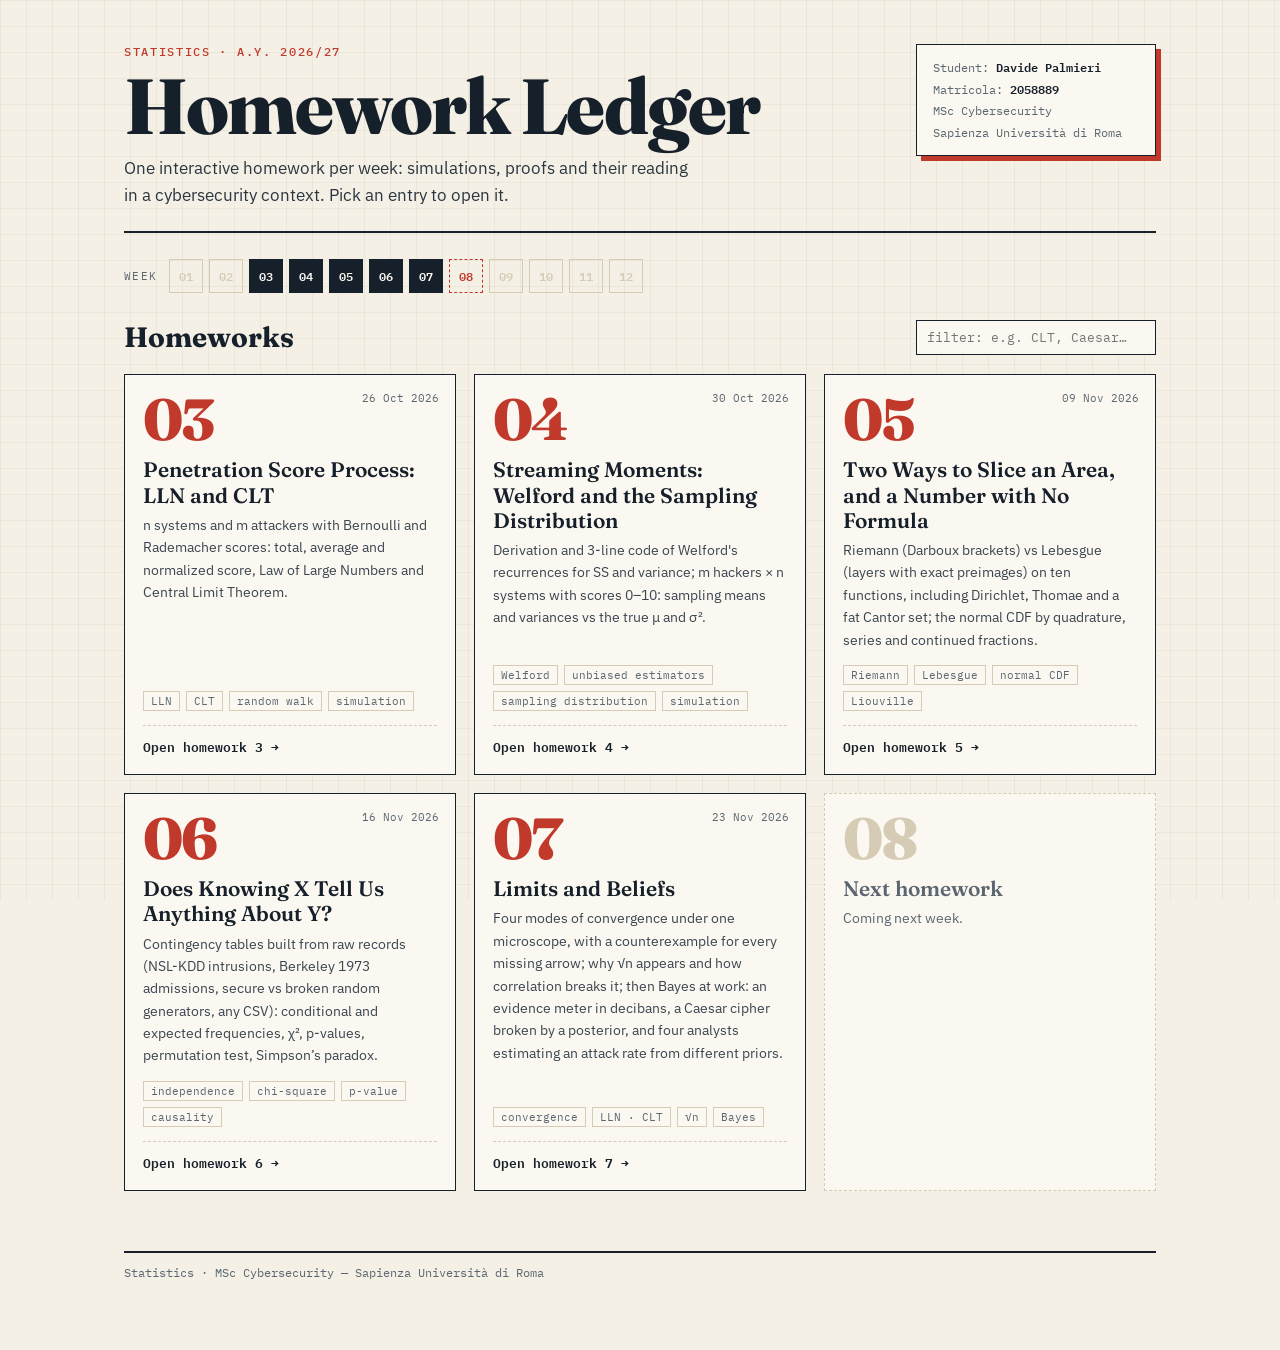
<file: index.html>
<!doctype html>
<html lang="en">
<head>
<meta charset="utf-8">
<meta name="viewport" content="width=device-width,initial-scale=1">
<title>Statistics Homeworks · Davide Palmieri</title>
<meta name="description" content="Weekly Statistics homeworks — MSc Cybersecurity, Sapienza Università di Roma.">
<link rel="preconnect" href="https://fonts.googleapis.com">
<link rel="preconnect" href="https://fonts.gstatic.com" crossorigin>
<link href="https://fonts.googleapis.com/css2?family=Fraunces:opsz,wght@9..144,400;9..144,600;9..144,800&family=IBM+Plex+Mono:wght@400;500;600&family=IBM+Plex+Sans:wght@400;500;600&display=swap" rel="stylesheet">
<style>
:root{
  --paper:#f4f0e6; --card:#fbf8f1; --ink:#16202a; --soft:#5b6670; --rule:#d6ccb6;
  --red:#c0392b; --blue:#1d4f91; --green:#2e7d57;
  --mono:"IBM Plex Mono",ui-monospace,Menlo,monospace;
  --serif:"Fraunces",Georgia,serif;
  --sans:"IBM Plex Sans",system-ui,-apple-system,sans-serif;
  color-scheme:light;
}
*{box-sizing:border-box}
body{
  margin:0;background:var(--paper);color:var(--ink);font:16px/1.6 var(--sans);
  background-image:
    linear-gradient(rgba(120,100,60,.07) 1px,transparent 1px),
    linear-gradient(90deg,rgba(120,100,60,.07) 1px,transparent 1px);
  background-size:26px 26px;background-attachment:fixed;
}
.wrap{max-width:1080px;margin:0 auto;padding:44px 24px 70px}
.top{display:flex;justify-content:space-between;align-items:flex-start;gap:20px;flex-wrap:wrap;
  border-bottom:2px solid var(--ink);padding-bottom:22px}
.kicker{font:500 12px var(--mono);letter-spacing:.14em;color:var(--red);margin:0}
h1{font-family:var(--serif);font-weight:800;font-size:clamp(40px,6.5vw,78px);line-height:.95;margin:10px 0 12px;letter-spacing:-.025em}
.sub{max-width:58ch;margin:0;color:#2b3640;font-size:17px}
.id{font:12px/1.8 var(--mono);color:var(--soft);background:var(--card);border:1.5px solid var(--ink);
  padding:12px 16px;box-shadow:5px 5px 0 var(--red);min-width:240px}
.id b{color:var(--ink);font-weight:600}

/* week strip */
.strip{display:flex;gap:6px;flex-wrap:wrap;margin:26px 0 8px;align-items:center}
.strip span.lbl{font:11px var(--mono);letter-spacing:.12em;color:var(--soft);margin-right:6px}
.wk{width:34px;height:34px;display:grid;place-items:center;font:600 12px var(--mono);
  border:1.5px solid var(--rule);color:var(--rule);background:transparent;text-decoration:none}
.wk.done{border-color:var(--ink);background:var(--ink);color:var(--card)}
.wk.done:hover{background:var(--red);border-color:var(--red)}
.wk.next{border-style:dashed;border-color:var(--red);color:var(--red)}

/* controls */
.bar{display:flex;justify-content:space-between;align-items:center;gap:12px;flex-wrap:wrap;margin:22px 0 14px}
.bar h2{font-family:var(--serif);font-weight:700;font-size:28px;margin:0}
.search{font:13px var(--mono);padding:8px 10px;border:1.5px solid var(--ink);background:var(--card);min-width:240px}

/* cards */
.grid{display:grid;grid-template-columns:repeat(auto-fill,minmax(300px,1fr));gap:18px}
.card{position:relative;display:flex;flex-direction:column;background:var(--card);border:1.5px solid var(--ink);
  padding:18px 18px 16px;text-decoration:none;color:inherit;transition:transform .15s,box-shadow .15s}
.card:hover{transform:translate(-3px,-3px);box-shadow:6px 6px 0 var(--ink)}
.card .no{font-family:var(--serif);font-weight:800;font-size:58px;line-height:.9;color:var(--red);letter-spacing:-.03em}
.card .date{position:absolute;top:16px;right:16px;font:11px var(--mono);color:var(--soft)}
.card h3{font-family:var(--serif);font-weight:600;font-size:21px;line-height:1.2;margin:12px 0 6px}
.card p{margin:0 0 14px;font-size:14px;color:#3a4550;flex:1}
.tags{display:flex;gap:6px;flex-wrap:wrap;margin-bottom:14px}
.tag{font:11px var(--mono);border:1px solid var(--rule);padding:2px 7px;color:var(--soft)}
.open{font:600 13px var(--mono);color:var(--ink);border-top:1px dashed var(--rule);padding-top:10px}
.card:hover .open{color:var(--red)}
.card.soon{border-style:dashed;border-color:var(--rule);pointer-events:none}
.card.soon .no{color:var(--rule)}
.card.soon h3,.card.soon p{color:var(--soft)}
.empty{font:13px var(--mono);color:var(--soft);padding:20px 0}
footer{margin-top:60px;border-top:2px solid var(--ink);padding-top:12px;font:11.5px var(--mono);color:var(--soft)}
@media (max-width:640px){.wrap{padding:28px 16px 50px}.search{min-width:0;width:100%}}
@media (prefers-reduced-motion:reduce){.card{transition:none}}
</style>
</head>
<body>
<div class="wrap">
  <header class="top">
    <div>
      <p class="kicker">STATISTICS · A.Y. 2026/27</p>
      <h1>Homework Ledger</h1>
      <p class="sub">One interactive homework per week: simulations, proofs and their reading in a cybersecurity context.
      Pick an entry to open it.</p>
    </div>
    <div class="id">
      Student: <b>Davide Palmieri</b><br>
      Matricola: <b>2058889</b><br>
      MSc Cybersecurity<br>
      Sapienza Università di Roma
    </div>
  </header>

  <nav class="strip" id="strip" aria-label="Weeks"></nav>

  <div class="bar">
    <h2>Homeworks</h2>
    <input class="search" id="q" type="search" placeholder="filter: e.g. CLT, Caesar…" aria-label="Filter homeworks">
  </div>
  <div class="grid" id="grid"></div>

  <footer>Statistics · MSc Cybersecurity — Sapienza Università di Roma</footer>
</div>

<script>
/* =========================================================
   ADD A NEW HOMEWORK: copy one block below, change the
   fields, and put the files in a folder with the same name
   used in "href" (e.g. hw5/index.html).
   ========================================================= */
const HOMEWORKS = [
  {
    n: 7,
    title: 'Limits and Beliefs',
    summary: 'Four modes of convergence under one microscope, with a counterexample for every missing arrow; why √n appears and how correlation breaks it; then Bayes at work: an evidence meter in decibans, a Caesar cipher broken by a posterior, and four analysts estimating an attack rate from different priors.',
    date: '2026-11-23',
    tags: ['convergence', 'LLN · CLT', '√n', 'Bayes'],
    href: 'hw7/'
  },
  {
    n: 6,
    title: 'Does Knowing X Tell Us Anything About Y?',
    summary: 'Contingency tables built from raw records (NSL-KDD intrusions, Berkeley 1973 admissions, secure vs broken random generators, any CSV): conditional and expected frequencies, χ², p-values, permutation test, Simpson’s paradox.',
    date: '2026-11-16',
    tags: ['independence', 'chi-square', 'p-value', 'causality'],
    href: 'hw6/'
  },
  {
    n: 5,
    title: 'Two Ways to Slice an Area, and a Number with No Formula',
    summary: 'Riemann (Darboux brackets) vs Lebesgue (layers with exact preimages) on ten functions, including Dirichlet, Thomae and a fat Cantor set; the normal CDF by quadrature, series and continued fractions.',
    date: '2026-11-09',
    tags: ['Riemann', 'Lebesgue', 'normal CDF', 'Liouville'],
    href: 'hw5/'
  },
  {
    n: 4,
    title: 'Streaming Moments: Welford and the Sampling Distribution',
    summary: "Derivation and 3-line code of Welford's recurrences for SS and variance; m hackers × n systems with scores 0–10: sampling means and variances vs the true μ and σ².",
    date: '2026-10-30',
    tags: ['Welford', 'unbiased estimators', 'sampling distribution', 'simulation'],
    href: 'hw4/'
  },
  {
    n: 3,
    title: 'Penetration Score Process: LLN and CLT',
    summary: 'n systems and m attackers with Bernoulli and Rademacher scores: total, average and normalized score, Law of Large Numbers and Central Limit Theorem.',
    date: '2026-10-26',
    tags: ['LLN', 'CLT', 'random walk', 'simulation'],
    href: 'hw3/'
  },
];
const TOTAL_WEEKS = 12;   // length of the week strip

const esc = s => String(s).replace(/[&<>"']/g, c => ({'&':'&amp;','<':'&lt;','>':'&gt;','"':'&quot;',"'":'&#39;'}[c]));
const pad = n => String(n).padStart(2, '0');
const fmtDate = d => new Date(d + 'T12:00:00').toLocaleDateString('en-GB', { day: '2-digit', month: 'short', year: 'numeric' });
const list = [...HOMEWORKS].sort((a, b) => a.n - b.n);
const done = new Set(HOMEWORKS.map(h => h.n));
const next = Math.max(0, ...done) + 1;

// week strip
const strip = document.getElementById('strip');
strip.innerHTML = '<span class="lbl">WEEK</span>' + Array.from({ length: Math.max(TOTAL_WEEKS, next) }, (_, i) => {
  const k = i + 1, h = HOMEWORKS.find(x => x.n === k);
  if (h) return `<a class="wk done" href="${esc(h.href)}" title="${esc(h.title)}">${pad(k)}</a>`;
  return `<span class="wk${k === next ? ' next' : ''}" title="${k === next ? 'next homework' : ''}">${pad(k)}</span>`;
}).join('');

// cards
function render(filter = '') {
  const f = filter.trim().toLowerCase();
  const shown = list.filter(h => !f || [h.title, h.summary, ...h.tags, 'hw' + h.n].join(' ').toLowerCase().includes(f));
  let html = shown.map(h => `
    <a class="card" href="${esc(h.href)}">
      <span class="date">${esc(fmtDate(h.date))}</span>
      <span class="no">${pad(h.n)}</span>
      <h3>${esc(h.title)}</h3>
      <p>${esc(h.summary)}</p>
      <div class="tags">${h.tags.map(t => `<span class="tag">${esc(t)}</span>`).join('')}</div>
      <span class="open">Open homework ${h.n} →</span>
    </a>`).join('');
  if (!f) html += `
    <div class="card soon" aria-hidden="true">
      <span class="no">${pad(next)}</span>
      <h3>Next homework</h3>
      <p>Coming next week.</p>
    </div>`;
  document.getElementById('grid').innerHTML = html || '<p class="empty">No homework matches this filter.</p>';
}
document.getElementById('q').addEventListener('input', e => render(e.target.value));
render();
</script>
</body>
</html>
</file>
